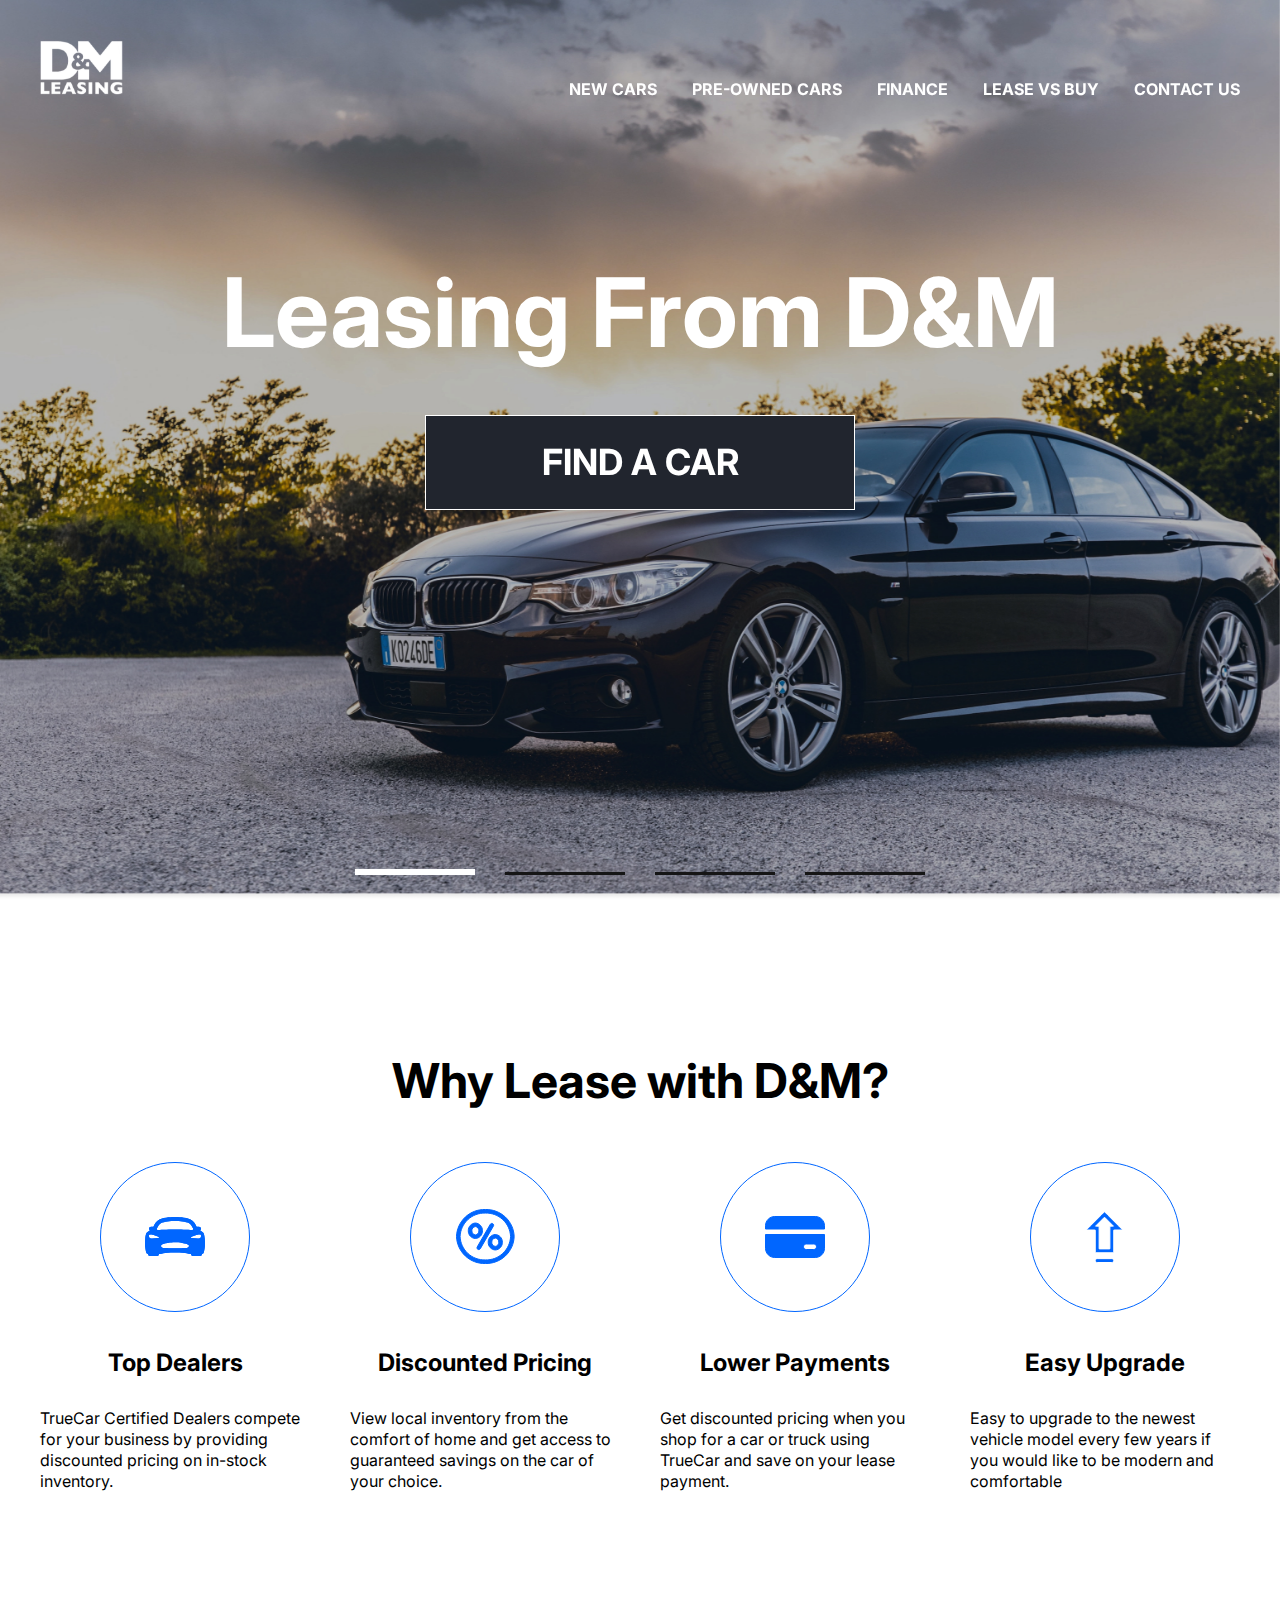
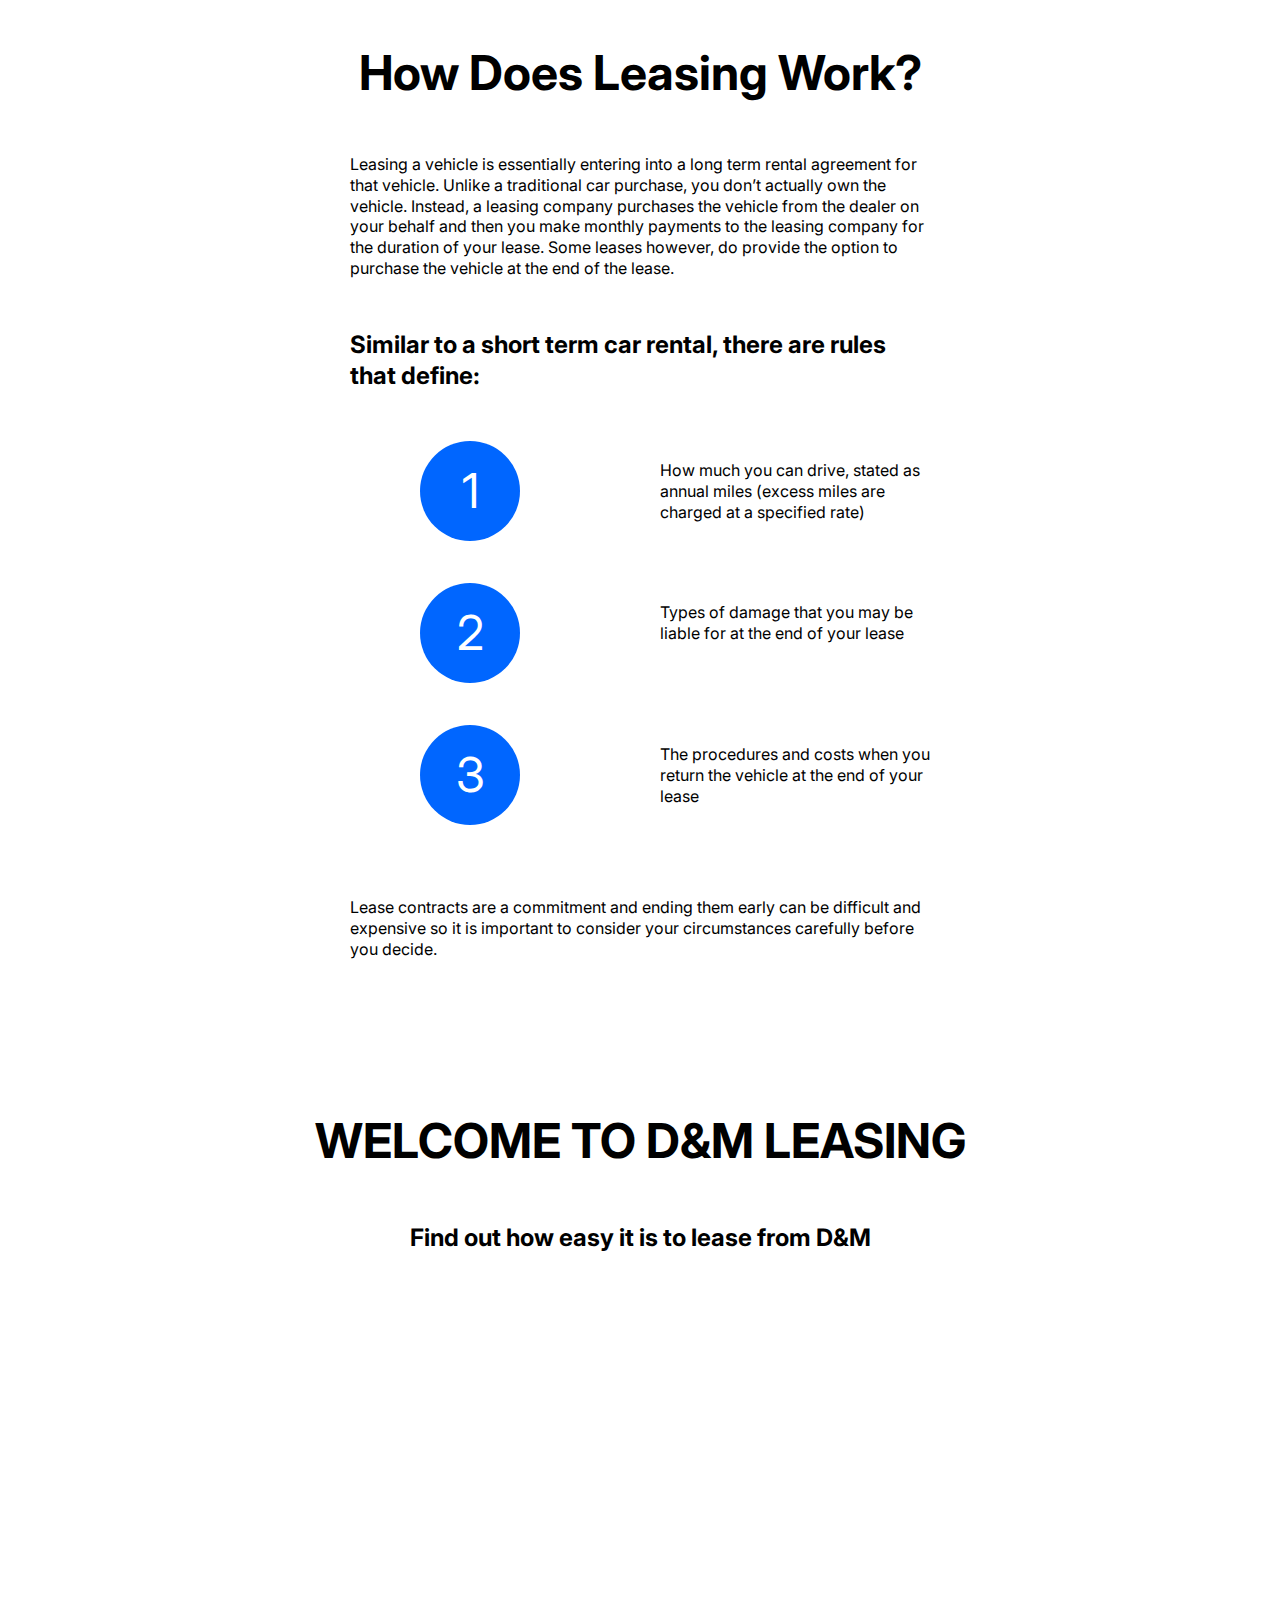
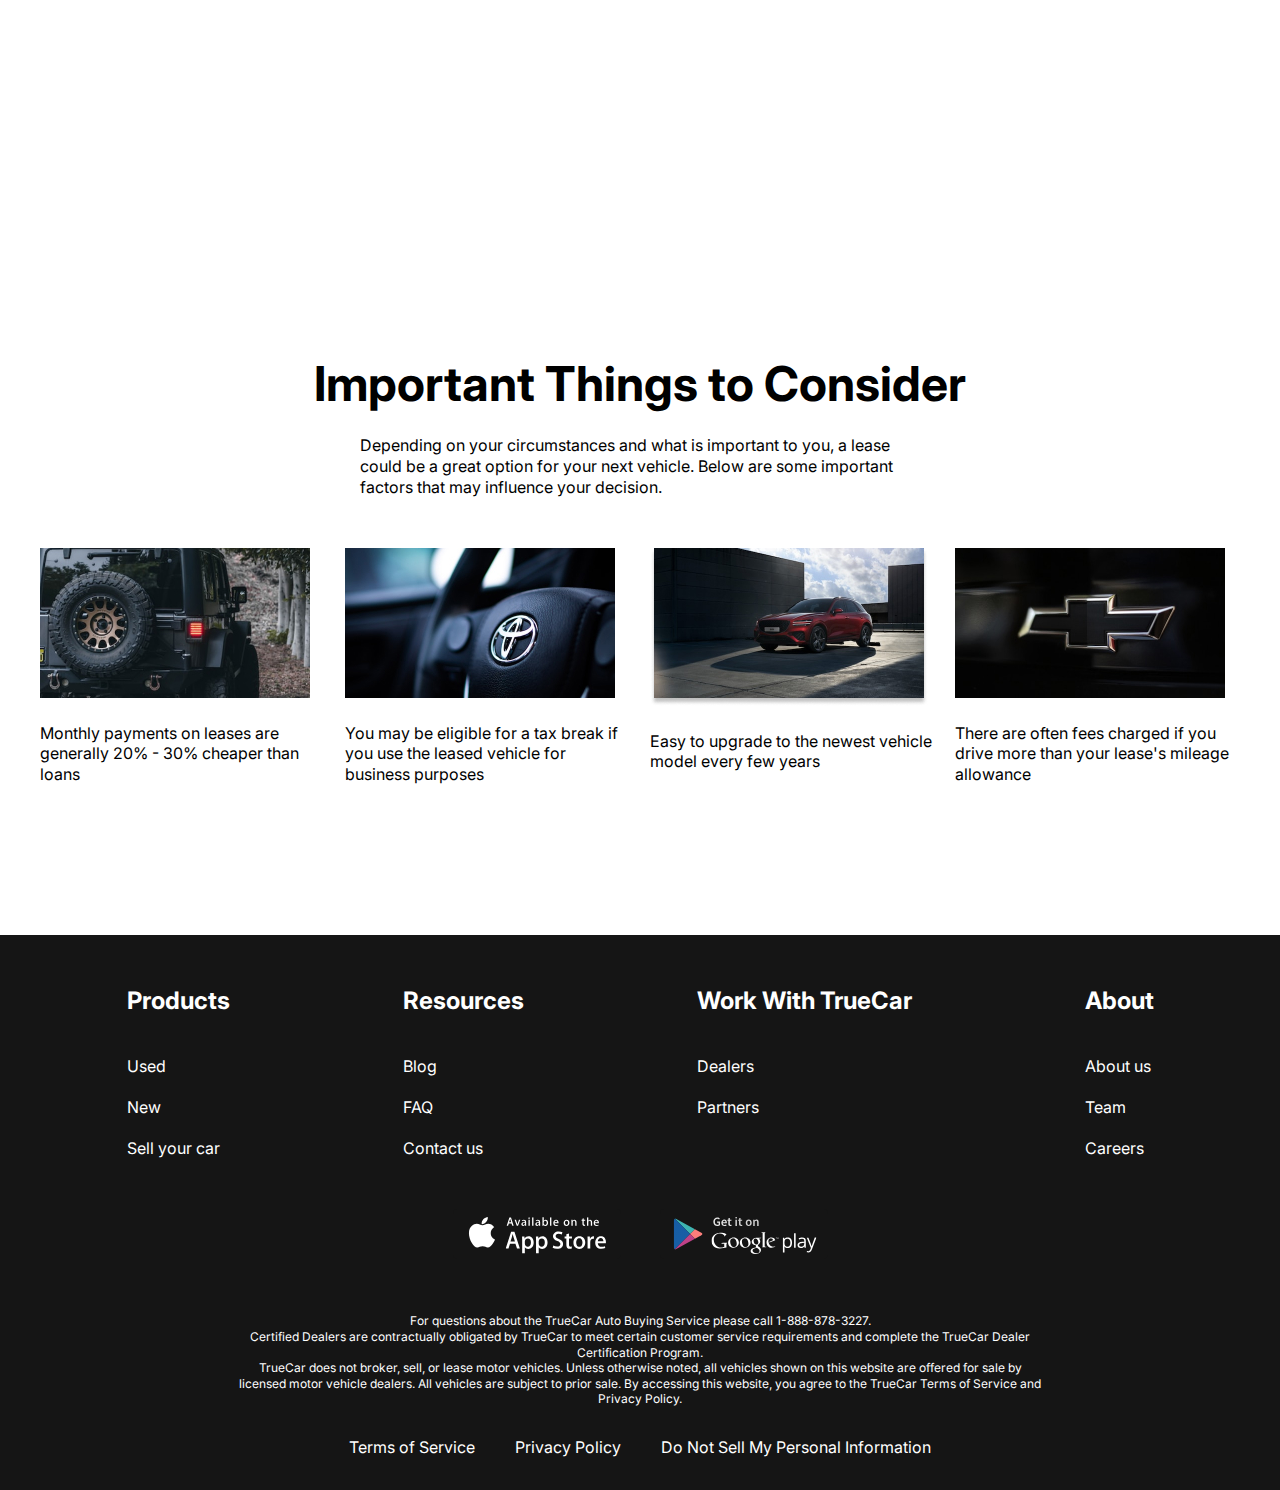
<file: index.html>
<!DOCTYPE html>
<html lang="en">
<head>
    <meta charset="UTF-8">
    <meta name="viewport" content="width=device-width, initial-scale=1.0">
    <title>Document</title>
    <link rel="preconnect" href="https://fonts.googleapis.com">
    <link rel="preconnect" href="https://fonts.gstatic.com" crossorigin>
    <link href="https://fonts.googleapis.com/css2?family=Inter:opsz,wght@14..32,100..900&display=swap" rel="stylesheet">
    <link rel="stylesheet" href="https://cdn.jsdelivr.net/npm/swiper@11/swiper-bundle.min.css"/>
    <link rel="stylesheet" href="css/style.css">
</head>
<body>
    <div class="wrapper">
        <header class="header header-main">
            <div class="container">
                <div class="header__inner">
                    <a href="index.html" class="logo">
                        <img src="images/logo.svg" alt="" class="logo__img">
                    </a>
                    <nav class="menu">
                        <button class="menu__btn">
                            <span></span>
                            <span></span>
                            <span></span>
                        </button>
                        <ul class="menu__list">
                            <li class="menu__list-item">
                                <a href="new-cars.html" class="menu__list-link">
                                    NEW CARS
                                </a>
                            </li>
                            <li class="menu__list-item">
                                <a href="#" class="menu__list-link">
                                    PRE-OWNED CARS
                                </a>
                            </li>
                            <li class="menu__list-item">
                                <a href="#" class="menu__list-link">
                                    FINANCE
                                </a>
                            </li>
                            <li class="menu__list-item">
                                <a href="#" class="menu__list-link">
                                    LEASE VS BUY
                                </a>
                            </li>
                            <li class="menu__list-item">
                                <a href="contacts.html" class="menu__list-link">
                                    CONTACT US
                                </a>
                            </li>
                        </ul>
                    </nav>
                </div>
            </div>
        </header>

        <main class="main">
            <section class="top">
                <div class="container">
                    <h1 class="title">Leasing From D&M</h1>
                    <a href="new-cars.html" class="top__link">FIND A CAR</a>
                </div>
            </section>
            <div class="slider">
                <div class="swiper">
                    <div class="swiper-wrapper">
                        <div class="swiper-slide" style="background-image: url(images/slide-1.jpg);"></div>
                        <div class="swiper-slide" style="background-image: url(images/slide-1.jpg);"></div>
                        <div class="swiper-slide" style="background-image: url(images/slide-1.jpg);"></div>
                        <div class="swiper-slide" style="background-image: url(images/slide-1.jpg);"></div>
                    </div> 
                    <div class="swiper-pagination"></div>
                </div>
            </div>
            <section class="why-lease">
                <div class="container">
                    <h2 class="section-title">
                        Why Lease with D&M?
                    </h2>
                    <ul class="why-lease__list">
                        <li class="why-lease__item">
                            <img src="images/why-lease-1.svg" alt="" class="why-lease__img">
                            <h3 class="why-lease__title">Top Dealers</h3>
                            <p class="why-lease__text">
                                TrueCar Certified Dealers compete for your business by providing discounted pricing on in-stock inventory.
                            </p>
                        </li>
                        <li class="why-lease__item">
                            <img src="images/why-lease-2.svg" alt="" class="why-lease__img">
                            <h3 class="why-lease__title">Discounted Pricing</h3>
                            <p class="why-lease__text">
                                View local inventory from the comfort of home and get access to guaranteed savings on the car of your choice.
                            </p>
                        </li>
                        <li class="why-lease__item">
                            <img src="images/why-lease-3.svg" alt="" class="why-lease__img">
                            <h3 class="why-lease__title">Lower Payments</h3>
                            <p class="why-lease__text">
                                Get discounted pricing when you shop for a car or truck using TrueCar and save on your lease payment.
                            </p>
                        </li>
                        <li class="why-lease__item">
                            <img src="images/why-lease-4.svg" alt="" class="why-lease__img">
                            <h3 class="why-lease__title">Easy Upgrade</h3>
                            <p class="why-lease__text">
                                Easy to upgrade to the newest vehicle model every few years if you would like to be modern and comfortable
                            </p>
                        </li>
                    </ul>
                </div>
            </section>
            <section class="how-does">
                <div class="container">
                    <div class="how-does-inner">
                        <h2 class="section-title">How Does Leasing Work?</h2>
                        <p class="how-does-text">
                            Leasing a vehicle is essentially entering into a long term rental agreement for that vehicle. Unlike a traditional car purchase, you don’t actually own the vehicle. Instead, a leasing company purchases the vehicle from the dealer on your behalf and then you make monthly payments to the leasing company for the duration of your lease. Some leases however, do provide the option to purchase the vehicle at the end of the lease.
                        </p>
                        <h3 class="how-does__title">Similar to a short term car rental, there are rules that define:</h3>
                        <ol class="how-does__list">
                            <li class="how-does__item">
                                How much you can drive, stated as annual miles (excess miles are charged at a specified rate)
                            </li>
                            <li class="how-does__item">
                                Types of damage that you may be liable for at the end of your lease
                            </li>
                            <li class="how-does__item">
                                The procedures and costs when you return the vehicle at the end of your lease
                            </li>
                        </ol>
                        <p class="how-does-text">
                            Lease contracts are a commitment and ending them early can be difficult and expensive so it is important to consider your circumstances carefully before you decide.
                        </p>
                    </div>
                </div>
            </section>
            <section class="video">
                <div class="container">
                    <h2 class="section-title video__title">
                        WELCOME TO D&M LEASING
                    </h2>
                    <p class="video__text">
                        Find out how easy it is to lease from D&M
                    </p>
                    <iframe class="video__content" width="1000" height="500" 
                    src="https://www.youtube.com/embed/PkkV1vLHUvQ?si=jaidn85hJn-DgM8Y&amp;controls=0" 
                    title="YouTube video player" 
                    frameborder="0" 
                    allow="accelerometer; autoplay; clipboard-write; encrypted-media; gyroscope; picture-in-picture; web-share" referrerpolicy="strict-origin-when-cross-origin" allowfullscreen>
                    </iframe>
                </div>
            </section>
            <section class="important">
                <div class="container">
                    <h2 class="section-title important__title">
                        Important Things to Consider
                    </h2>
                    <p class="important__text">
                        Depending on your circumstances and what is important to you, a lease could be a great option for your next vehicle. Below are some important factors that may influence your decision.
                    </p>
                    <ul class="important__list">
                        <li class="importamt__item">
                            <img src="images/imp-1.jpg" alt="" class="important__item-img">
                            <p class="important__item-text">Monthly payments on leases are generally 20% - 30% cheaper than loans</p>
                        </li>
                        <li class="importamt__item">
                            <img src="images/imp-2.jpg" alt="" class="important__item-img">
                            <p class="important__item-text">You may be eligible for a tax break if you use the leased vehicle for business purposes</p>
                        </li>
                        <li class="importamt__item">
                            <img src="images/imp-3.jpg" alt="" class="important__item-img">
                            <p class="important__item-text">Easy to upgrade to the newest vehicle model every few years</p>
                        </li>
                        <li class="importamt__item">
                            <img src="images/imp-4.jpg" alt="" class="important__item-img">
                            <p class="important__item-text">There are often fees charged if you drive more than your lease's mileage allowance</p>
                        </li>
                    </ul>
                </div>
            </section>
        </main>
        <footer class="footer">
            <div class="container">
                <nav class="footer__menu">
                    <ul class="footer__menu-list">
                        <li class="footer__menu-item">
                            <p href="#" class="footer__menu-title">Products</p>
                        </li>
                        <li class="footer__menu-item">
                            <a href="#" class="footer__menu-link">Used</a>
                        </li>
                        <li class="footer__menu-item">
                            <a href="#" class="footer__menu-link">New</a>
                        </li>
                        <li class="footer__menu-item">
                            <a href="#" class="footer__menu-link">Sell your car</a>
                        </li>
                    </ul>
                    <ul class="footer__menu-list">
                        <li class="footer__menu-item">
                            <p href="#" class="footer__menu-title">Resources</p>
                        </li>
                        <li class="footer__menu-item">
                            <a href="#" class="footer__menu-link">Blog</a>
                        </li>
                        <li class="footer__menu-item">
                            <a href="#" class="footer__menu-link">FAQ</a>
                        </li>
                        <li class="footer__menu-item">
                            <a href="#" class="footer__menu-link">Contact us</a>
                        </li>
                    </ul>
                    <ul class="footer__menu-list">
                        <li class="footer__menu-item">
                            <p href="#" class="footer__menu-title">Work With TrueCar</p>
                        </li>
                        <li class="footer__menu-item">
                            <a href="#" class="footer__menu-link">Dealers</a>
                        </li>
                        <li class="footer__menu-item">
                            <a href="#" class="footer__menu-link">Partners</a>
                        </li>
                    </ul>
                    <ul class="footer__menu-list">
                        <li class="footer__menu-item">
                            <p href="#" class="footer__menu-title">About</p>
                        </li>
                        <li class="footer__menu-item">
                            <a href="#" class="footer__menu-link">About us</a>
                        </li>
                        <li class="footer__menu-item">
                            <a href="#" class="footer__menu-link">Team</a>
                        </li>
                        <li class="footer__menu-item">
                            <a href="#" class="footer__menu-link">Careers</a>
                        </li>
                    </ul>
                </nav>

                <ul class="app">
                    <li class="app__item">
                        <a href="#" class="app__item-link">
                            <img class="app__item-img" src="images/appstore.svg" alt="">
                        </a>
                    </li>
                    <li class="app__item">
                        <a href="#" class="app__item-link">
                            <img class="app__item-img" src="images/googleplay.svg" alt="">
                        </a>
                    </li>
                </ul>

                <div class="footer__copy">
                    <p class="footer__copy-text">
                        For questions about the TrueCar Auto Buying Service please call 1-888-878-3227. <br>
                        Certified Dealers are contractually obligated by TrueCar to meet certain customer service requirements and complete the TrueCar Dealer Certification Program.
                    </p>
                    <p class="footer__copy-text">
                        TrueCar does not broker, sell, or lease motor vehicles. Unless otherwise noted, all vehicles shown on this website are offered for sale by licensed motor vehicle dealers. All vehicles are subject to prior sale. By accessing this website, you agree to the TrueCar Terms of Service and Privacy Policy.
                    </p>
                </div>

                <nav class="copy__nav">
                    <ul class="copy__nav-list">
                        <li class="copy__nav-item">
                            <a href="#" class="copy__nav-link">Terms of Service</a>
                        </li>
                        <li class="copy__nav-item">
                            <a href="#" class="copy__nav-link">Privacy Policy</a>
                        </li>
                        <li class="copy__nav-item">
                            <a href="#" class="copy__nav-link">Do Not Sell My Personal Information</a>
                        </li>
                    </ul>
                </nav>
            </div>
        </footer>
    </div>

    <script src="https://cdn.jsdelivr.net/npm/swiper@11/swiper-bundle.min.js"></script>
    <script src="js/main.js"></script>
</body>
</html>
</file>
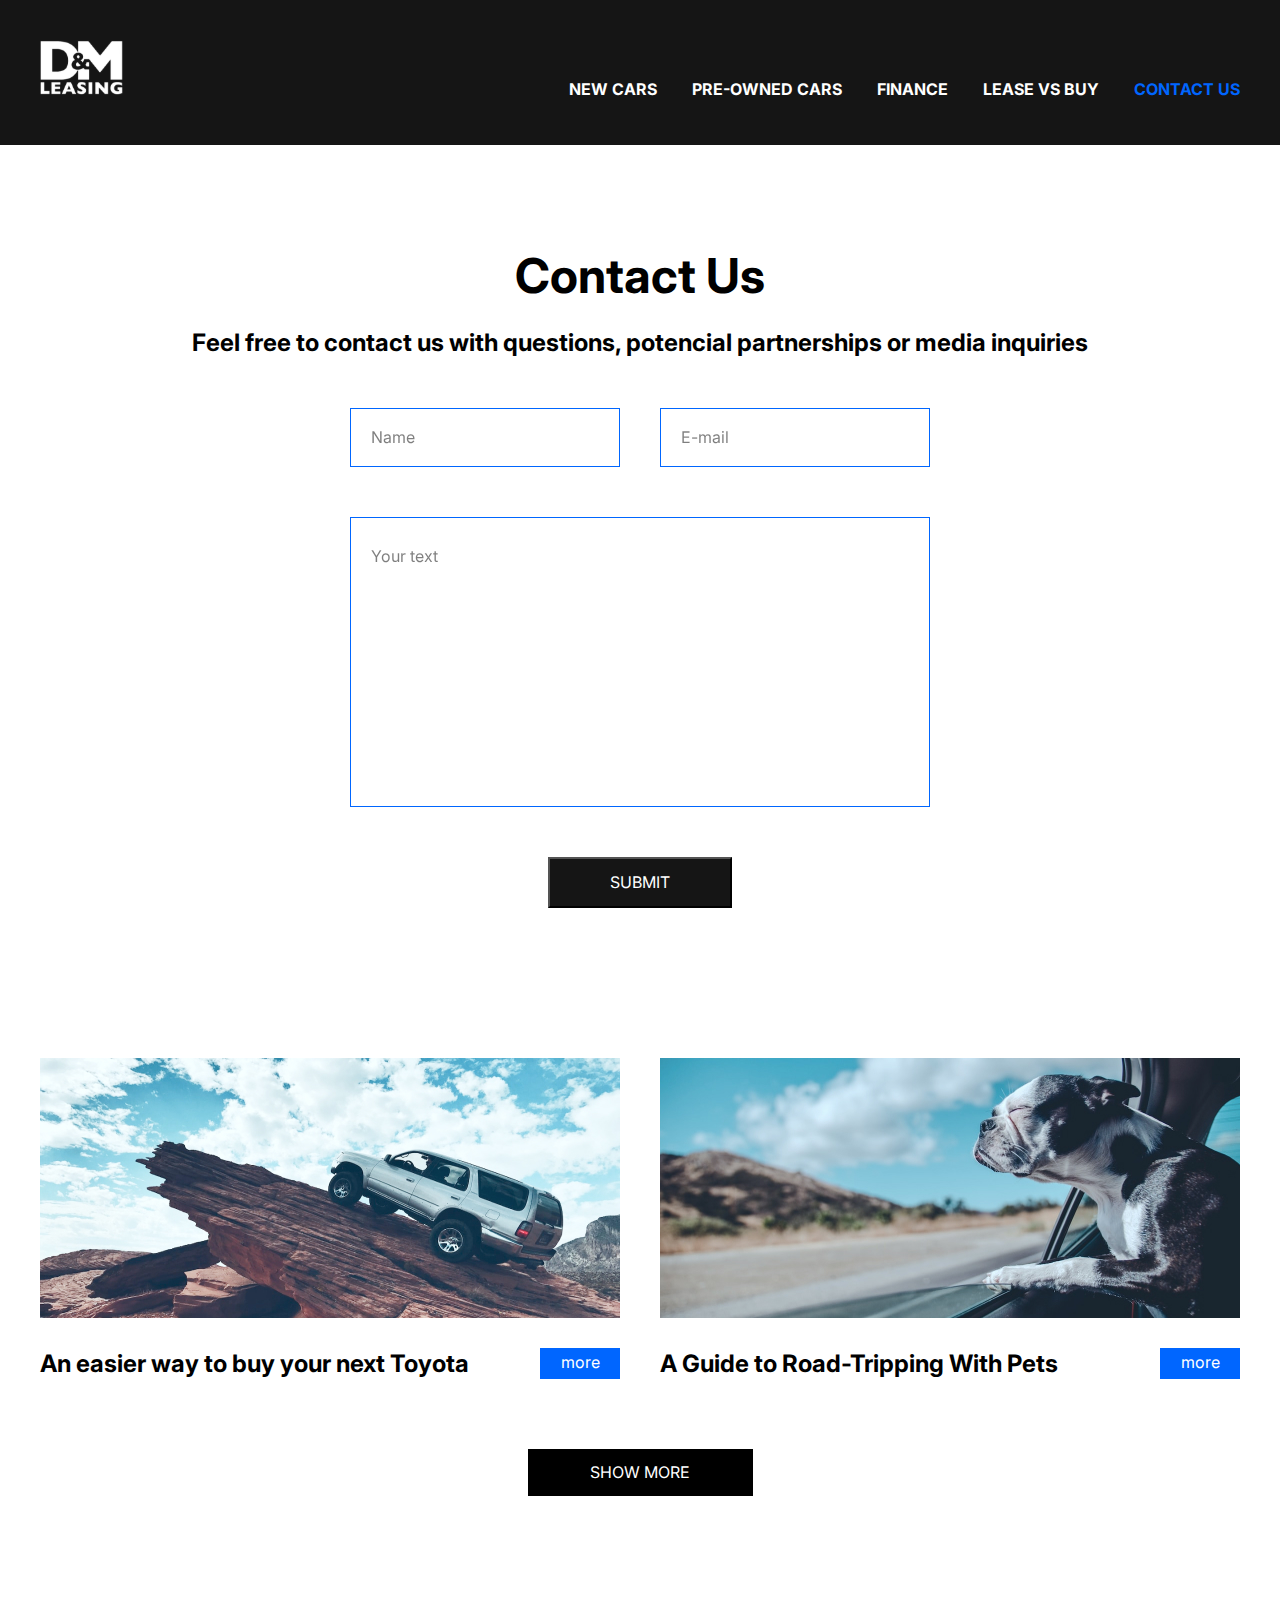
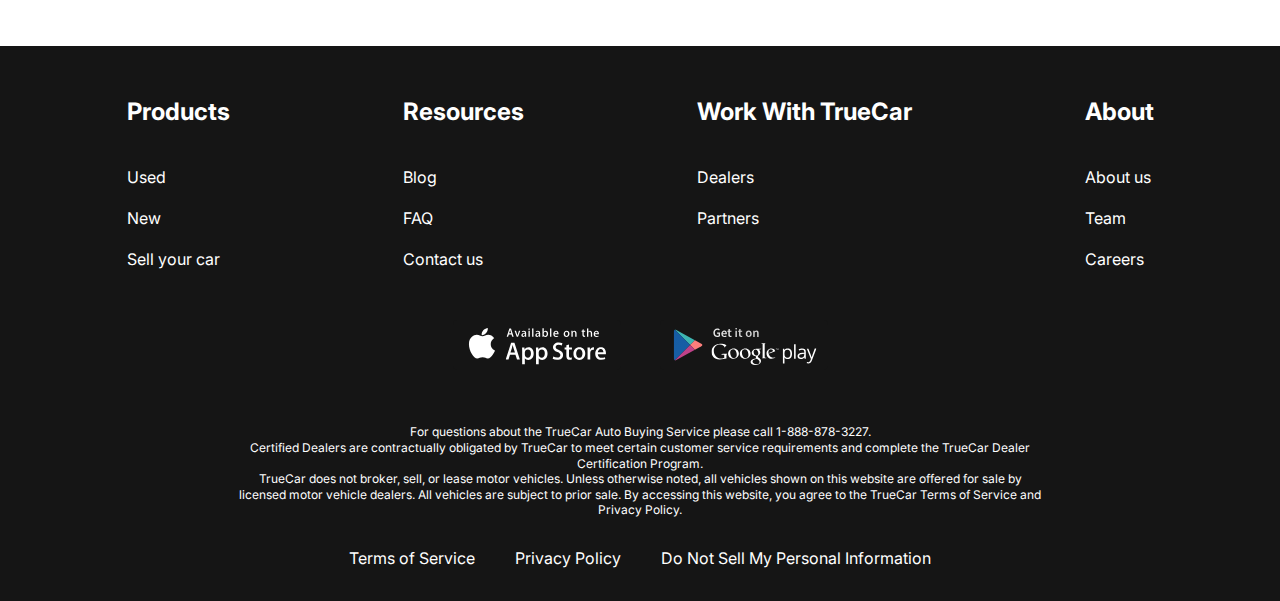
<file: contacts.html>
<!DOCTYPE html>
<html lang="en">
<head>
    <meta charset="UTF-8">
    <meta name="viewport" content="width=device-width, initial-scale=1.0">
    <title>Document</title>
    <link rel="preconnect" href="https://fonts.googleapis.com">
    <link rel="preconnect" href="https://fonts.gstatic.com" crossorigin>
    <link href="https://fonts.googleapis.com/css2?family=Inter:opsz,wght@14..32,100..900&display=swap" rel="stylesheet">
    <link rel="stylesheet" href="css/style.css">
</head>
<body>
    <div class="wrapper">
        <header class="header">
            <div class="container">
                <div class="header__inner">
                    <a href="index.html" class="logo">
                        <img src="images/logo.svg" alt="" class="logo__img">
                    </a>
                    <nav class="menu">
                        <button class="menu__btn">
                            <span></span>
                            <span></span>
                            <span></span>
                        </button>
                        <ul class="menu__list">
                            <li class="menu__list-item">
                                <a href="new-cars.html" class="menu__list-link">
                                    NEW CARS
                                </a>
                            </li>
                            <li class="menu__list-item">
                                <a href="#" class="menu__list-link">
                                    PRE-OWNED CARS
                                </a>
                            </li>
                            <li class="menu__list-item">
                                <a href="#" class="menu__list-link">
                                    FINANCE
                                </a>
                            </li>
                            <li class="menu__list-item">
                                <a href="#" class="menu__list-link">
                                    LEASE VS BUY
                                </a>
                            </li>
                            <li class="menu__list-item">
                                <a href="#" class="menu__list-link menu__list-link--active">
                                    CONTACT US
                                </a>
                            </li>
                        </ul>
                    </nav>
                </div>
            </div>
        </header>
        <main class="main">
            <section class="contacts">
                <div class="container">
                    <h2 class="section-title contacts__title">Contact Us</h2>
                    <p class="contacts__text">Feel free to contact us with questions, potencial partnerships or media inquiries</p>
                    <form action="#" class="form">
                        <input type="text" class="form__input" placeholder="Name">
                        <input type="email" class="form__input" placeholder="E-mail">
                        <textarea class="form__textarea" placeholder="Your text"></textarea>
                        <button class="form__btn" type="submit">SUBMIT</button>
                    </form>
                </div>
            </section>
            <div class="blog">
                <div class="container">
                    <div class="blog__items">
                        <div class="blog__item">
                            <img src="images/blog-1.jpg" class="blog__item-img">
                            <h3 class="blog__item-title">An easier way to buy your next Toyota</h3>
                            <a href="#" class="blog__item-link">more</a>
                        </div>
                        <div class="blog__item">
                            <img src="images/blog-2.jpg" alt="" class="blog__item-img">
                            <h3 class="blog__item-title">A Guide to Road-Tripping With Pets</h3>
                            <a href="#" class="blog__item-link">more</a>
                        </div>
                    </div>
                    <a href="#" class="showmore-link">SHOW MORE</a>
                </div>
            </div>
        </main>
        <footer class="footer">
            <div class="container">
                <nav class="footer__menu">
                    <ul class="footer__menu-list">
                        <li class="footer__menu-item">
                            <p href="#" class="footer__menu-title">Products</p>
                        </li>
                        <li class="footer__menu-item">
                            <a href="#" class="footer__menu-link">Used</a>
                        </li>
                        <li class="footer__menu-item">
                            <a href="#" class="footer__menu-link">New</a>
                        </li>
                        <li class="footer__menu-item">
                            <a href="#" class="footer__menu-link">Sell your car</a>
                        </li>
                    </ul>
                    <ul class="footer__menu-list">
                        <li class="footer__menu-item">
                            <p href="#" class="footer__menu-title">Resources</p>
                        </li>
                        <li class="footer__menu-item">
                            <a href="#" class="footer__menu-link">Blog</a>
                        </li>
                        <li class="footer__menu-item">
                            <a href="#" class="footer__menu-link">FAQ</a>
                        </li>
                        <li class="footer__menu-item">
                            <a href="#" class="footer__menu-link">Contact us</a>
                        </li>
                    </ul>
                    <ul class="footer__menu-list">
                        <li class="footer__menu-item">
                            <p href="#" class="footer__menu-title">Work With TrueCar</p>
                        </li>
                        <li class="footer__menu-item">
                            <a href="#" class="footer__menu-link">Dealers</a>
                        </li>
                        <li class="footer__menu-item">
                            <a href="#" class="footer__menu-link">Partners</a>
                        </li>
                    </ul>
                    <ul class="footer__menu-list">
                        <li class="footer__menu-item">
                            <p href="#" class="footer__menu-title">About</p>
                        </li>
                        <li class="footer__menu-item">
                            <a href="#" class="footer__menu-link">About us</a>
                        </li>
                        <li class="footer__menu-item">
                            <a href="#" class="footer__menu-link">Team</a>
                        </li>
                        <li class="footer__menu-item">
                            <a href="#" class="footer__menu-link">Careers</a>
                        </li>
                    </ul>
                </nav>

                <ul class="app">
                    <li class="app__item">
                        <a href="#" class="app__item-link">
                            <img class="app__item-img" src="images/appstore.svg" alt="">
                        </a>
                    </li>
                    <li class="app__item">
                        <a href="#" class="app__item-link">
                            <img class="app__item-img" src="images/googleplay.svg" alt="">
                        </a>
                    </li>
                </ul>

                <div class="footer__copy">
                    <p class="footer__copy-text">
                        For questions about the TrueCar Auto Buying Service please call 1-888-878-3227. <br>
                        Certified Dealers are contractually obligated by TrueCar to meet certain customer service requirements and complete the TrueCar Dealer Certification Program.
                    </p>
                    <p class="footer__copy-text">
                        TrueCar does not broker, sell, or lease motor vehicles. Unless otherwise noted, all vehicles shown on this website are offered for sale by licensed motor vehicle dealers. All vehicles are subject to prior sale. By accessing this website, you agree to the TrueCar Terms of Service and Privacy Policy.
                    </p>
                </div>

                <nav class="copy__nav">
                    <ul class="copy__nav-list">
                        <li class="copy__nav-item">
                            <a href="#" class="copy__nav-link">Terms of Service</a>
                        </li>
                        <li class="copy__nav-item">
                            <a href="#" class="copy__nav-link">Privacy Policy</a>
                        </li>
                        <li class="copy__nav-item">
                            <a href="#" class="copy__nav-link">Do Not Sell My Personal Information</a>
                        </li>
                    </ul>
                </nav>
            </div>
        </footer>
    </div>

    <script src="js/main.js"></script>
</body>
</html>
</file>
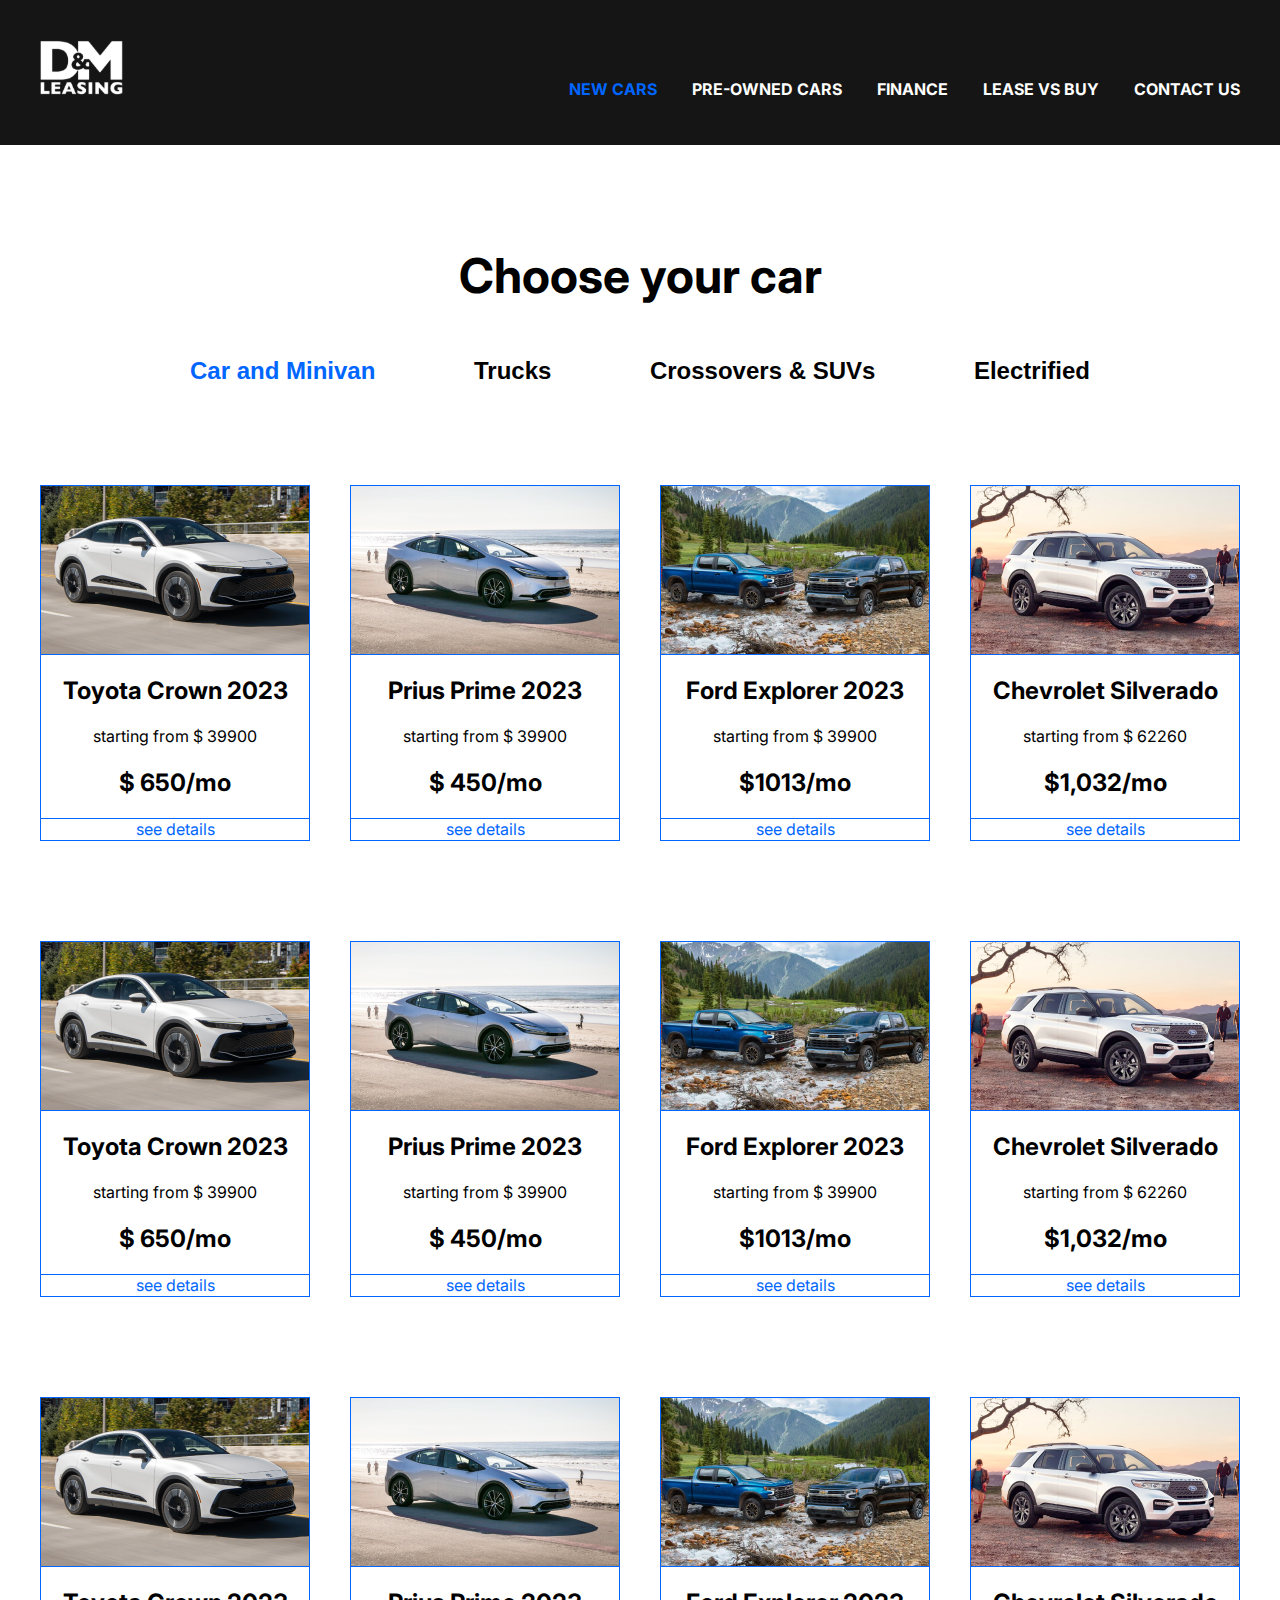
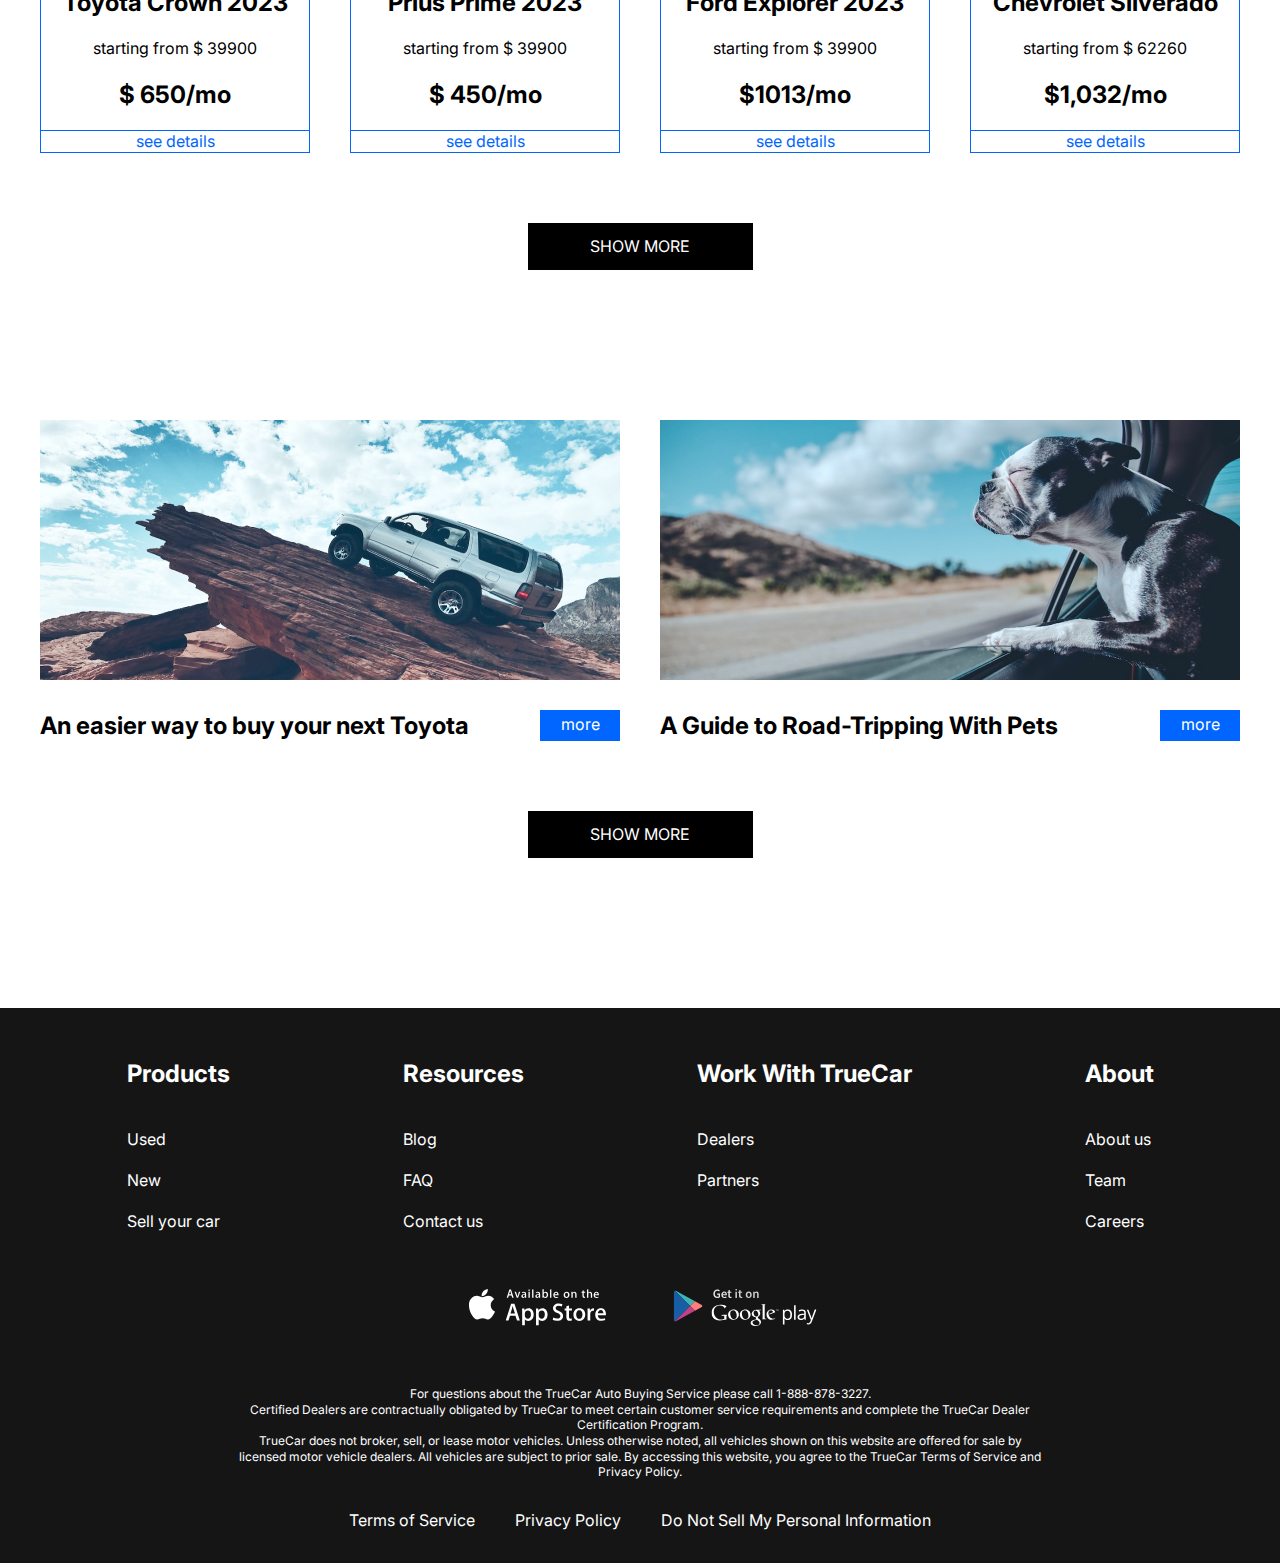
<file: new-cars.html>
<!DOCTYPE html>
<html lang="en">
<head>
    <meta charset="UTF-8">
    <meta name="viewport" content="width=device-width, initial-scale=1.0">
    <title>Document</title>
    <link rel="preconnect" href="https://fonts.googleapis.com">
    <link rel="preconnect" href="https://fonts.gstatic.com" crossorigin>
    <link href="https://fonts.googleapis.com/css2?family=Inter:opsz,wght@14..32,100..900&display=swap" rel="stylesheet">
    <link rel="stylesheet" href="css/style.css">
</head>
<body>
    <div class="wrapper">
        <header class="header">
            <div class="container">
                <div class="header__inner">
                    <a href="index.html" class="logo">
                        <img src="images/logo.svg" alt="" class="logo__img">
                    </a>
                    <nav class="menu"> <button class="menu__btn">
                        <span></span>
                        <span></span>
                        <span></span>
                    </button>

                        <ul class="menu__list">
                            <li class="menu__list-item">
                                <a href="#" class="menu__list-link menu__list-link--active">
                                    NEW CARS
                                </a>
                            </li>
                            <li class="menu__list-item">
                                <a href="#" class="menu__list-link">
                                    PRE-OWNED CARS
                                </a>
                            </li>
                            <li class="menu__list-item">
                                <a href="#" class="menu__list-link">
                                    FINANCE
                                </a>
                            </li>
                            <li class="menu__list-item">
                                <a href="#" class="menu__list-link">
                                    LEASE VS BUY
                                </a>
                            </li>
                            <li class="menu__list-item">
                                <a href="contacts.html" class="menu__list-link">
                                    CONTACT US
                                </a>
                            </li>
                        </ul>
                    </nav>
                </div>
            </div>
        </header>

        <main class="main">

            <section class="choose">
                <div class="container">
                    <h2 class="section-title">Choose your car</h2>
                    <div class="tabs">
                        <div class="tabs__btn">
                            <button class="tabs__btn-item tabs__btn-item--active" data-button="content-1">Car and Minivan</button>
                            <button class="tabs__btn-item" data-button="content-2">Trucks</button>
                            <button class="tabs__btn-item" data-button="content-3">Crossovers & SUVs</button>
                            <button class="tabs__btn-item" data-button="content-4">Electrified</button>
                        </div>
                        <div class="tabs__content">
                            <div class="tabs__content-item tabs__content-item--active" id="content-1">
                                <div class="card">
                                    <img src="images/card-1.jpg" alt="car" class="card__img">
                                    <div class="card__content">
                                        <h4 class="card__title">Toyota Crown 2023</h4>
                                        <p class="card__text">starting from $ 39900</p>
                                        <p class="card__price">$ 650/mo</p>
                                    </div>
                                    <a href="#" class="card__link">see details</a>
                                </div>
                                <div class="card">
                                    <img src="images/card-2.jpg" alt="car" class="card__img">
                                    <div class="card__content">
                                        <h4 class="card__title">Prius Prime 2023</h4>
                                        <p class="card__text">starting from $ 39900</p>
                                        <p class="card__price"> $ 450/mo</p>
                                    </div>
                                    <a href="#" class="card__link">see details</a>
                                </div>
                                <div class="card">
                                    <img src="images/card-4.jpg" alt="car" class="card__img">
                                    <div class="card__content">
                                         <h4 class="card__title">Ford Explorer 2023</h4>
                                        <p class="card__text">starting from $ 39900</p>
                                        <p class="card__price">$1013/mo</p>
                                    </div>
                                    <a href="#" class="card__link">see details</a>
                                </div>
                                <div class="card">
                                    <img src="images/card-3.jpg" alt="car" class="card__img">
                                    <div class="card__content">
                                        <h4 class="card__title">Chevrolet Silverado</h4>
                                        <p class="card__text">starting from $ 62260</p>
                                        <p class="card__price">$1,032/mo</p>
                                    </div>
                                    <a href="#" class="card__link">see details</a>
                                </div>
                                <div class="card">
                                    <img src="images/card-1.jpg" alt="car" class="card__img">
                                    <div class="card__content">
                                        <h4 class="card__title">Toyota Crown 2023</h4>
                                        <p class="card__text">starting from $ 39900</p>
                                        <p class="card__price">$ 650/mo</p>
                                    </div>
                                    <a href="#" class="card__link">see details</a>
                                </div>
                                <div class="card">
                                    <img src="images/card-2.jpg" alt="car" class="card__img">
                                    <div class="card__content">
                                        <h4 class="card__title">Prius Prime 2023</h4>
                                        <p class="card__text">starting from $ 39900</p>
                                        <p class="card__price"> $ 450/mo</p>
                                    </div>
                                    <a href="#" class="card__link">see details</a>
                                </div>
                                <div class="card">
                                    <img src="images/card-4.jpg" alt="car" class="card__img">
                                    <div class="card__content">
                                         <h4 class="card__title">Ford Explorer 2023</h4>
                                        <p class="card__text">starting from $ 39900</p>
                                        <p class="card__price">$1013/mo</p>
                                    </div>
                                    <a href="#" class="card__link">see details</a>
                                </div>
                                <div class="card">
                                    <img src="images/card-3.jpg" alt="car" class="card__img">
                                    <div class="card__content">
                                        <h4 class="card__title">Chevrolet Silverado</h4>
                                        <p class="card__text">starting from $ 62260</p>
                                        <p class="card__price">$1,032/mo</p>
                                    </div>
                                    <a href="#" class="card__link">see details</a>
                                </div>
                                <div class="card">
                                    <img src="images/card-1.jpg" alt="car" class="card__img">
                                    <div class="card__content">
                                        <h4 class="card__title">Toyota Crown 2023</h4>
                                        <p class="card__text">starting from $ 39900</p>
                                        <p class="card__price">$ 650/mo</p>
                                    </div>
                                    <a href="#" class="card__link">see details</a>
                                </div>
                                <div class="card">
                                    <img src="images/card-2.jpg" alt="car" class="card__img">
                                    <div class="card__content">
                                        <h4 class="card__title">Prius Prime 2023</h4>
                                        <p class="card__text">starting from $ 39900</p>
                                        <p class="card__price"> $ 450/mo</p>
                                    </div>
                                    <a href="#" class="card__link">see details</a>
                                </div>
                                <div class="card">
                                    <img src="images/card-4.jpg" alt="car" class="card__img">
                                    <div class="card__content">
                                         <h4 class="card__title">Ford Explorer 2023</h4>
                                        <p class="card__text">starting from $ 39900</p>
                                        <p class="card__price">$1013/mo</p>
                                    </div>
                                    <a href="#" class="card__link">see details</a>
                                </div>
                                <div class="card">
                                    <img src="images/card-3.jpg" alt="car" class="card__img">
                                    <div class="card__content">
                                        <h4 class="card__title">Chevrolet Silverado</h4>
                                        <p class="card__text">starting from $ 62260</p>
                                        <p class="card__price">$1,032/mo</p>
                                    </div>
                                    <a href="#" class="card__link">see details</a>
                                </div>
                            </div>
                            <div class="tabs__content-item" id="content-2">
                                2
                                
                            </div>
                            <div class="tabs__content-item" id="content-3">
                                3
                              
                            </div>
                            <div class="tabs__content-item" id="content-4">
                                4
                               
                            </div>
                        </div>
                    </div>
                    <a href="#" class="showmore-link">SHOW MORE</a>
                </div>
            </section>

            <div class="blog">
                <div class="container">
                    <div class="blog__items">
                        <div class="blog__item">
                            <img src="images/blog-1.jpg" class="blog__item-img">
                            <h3 class="blog__item-title">An easier way to buy your next Toyota</h3>
                            <a href="#" class="blog__item-link">more</a>
                        </div>
                        <div class="blog__item">
                            <img src="images/blog-2.jpg" alt="" class="blog__item-img">
                            <h3 class="blog__item-title">A Guide to Road-Tripping With Pets</h3>
                            <a href="#" class="blog__item-link">more</a>
                        </div>
                    </div>
                    <a href="#" class="showmore-link">SHOW MORE</a>
                </div>
            </div>
        </main>
        
        <footer class="footer">
            <div class="container">
                <nav class="footer__menu">
                    <ul class="footer__menu-list">
                        <li class="footer__menu-item">
                            <p href="#" class="footer__menu-title">Products</p>
                        </li>
                        <li class="footer__menu-item">
                            <a href="#" class="footer__menu-link">Used</a>
                        </li>
                        <li class="footer__menu-item">
                            <a href="#" class="footer__menu-link">New</a>
                        </li>
                        <li class="footer__menu-item">
                            <a href="#" class="footer__menu-link">Sell your car</a>
                        </li>
                    </ul>
                    <ul class="footer__menu-list">
                        <li class="footer__menu-item">
                            <p href="#" class="footer__menu-title">Resources</p>
                        </li>
                        <li class="footer__menu-item">
                            <a href="#" class="footer__menu-link">Blog</a>
                        </li>
                        <li class="footer__menu-item">
                            <a href="#" class="footer__menu-link">FAQ</a>
                        </li>
                        <li class="footer__menu-item">
                            <a href="#" class="footer__menu-link">Contact us</a>
                        </li>
                    </ul>
                    <ul class="footer__menu-list">
                        <li class="footer__menu-item">
                            <p href="#" class="footer__menu-title">Work With TrueCar</p>
                        </li>
                        <li class="footer__menu-item">
                            <a href="#" class="footer__menu-link">Dealers</a>
                        </li>
                        <li class="footer__menu-item">
                            <a href="#" class="footer__menu-link">Partners</a>
                        </li>
                    </ul>
                    <ul class="footer__menu-list">
                        <li class="footer__menu-item">
                            <p href="#" class="footer__menu-title">About</p>
                        </li>
                        <li class="footer__menu-item">
                            <a href="#" class="footer__menu-link">About us</a>
                        </li>
                        <li class="footer__menu-item">
                            <a href="#" class="footer__menu-link">Team</a>
                        </li>
                        <li class="footer__menu-item">
                            <a href="#" class="footer__menu-link">Careers</a>
                        </li>
                    </ul>
                </nav>

                <ul class="app">
                    <li class="app__item">
                        <a href="#" class="app__item-link">
                            <img class="app__item-img" src="images/appstore.svg" alt="">
                        </a>
                    </li>
                    <li class="app__item">
                        <a href="#" class="app__item-link">
                            <img class="app__item-img" src="images/googleplay.svg" alt="">
                        </a>
                    </li>
                </ul>

                <div class="footer__copy">
                    <p class="footer__copy-text">
                        For questions about the TrueCar Auto Buying Service please call 1-888-878-3227. <br>
                        Certified Dealers are contractually obligated by TrueCar to meet certain customer service requirements and complete the TrueCar Dealer Certification Program.
                    </p>
                    <p class="footer__copy-text">
                        TrueCar does not broker, sell, or lease motor vehicles. Unless otherwise noted, all vehicles shown on this website are offered for sale by licensed motor vehicle dealers. All vehicles are subject to prior sale. By accessing this website, you agree to the TrueCar Terms of Service and Privacy Policy.
                    </p>
                </div>

                <nav class="copy__nav">
                    <ul class="copy__nav-list">
                        <li class="copy__nav-item">
                            <a href="#" class="copy__nav-link">Terms of Service</a>
                        </li>
                        <li class="copy__nav-item">
                            <a href="#" class="copy__nav-link">Privacy Policy</a>
                        </li>
                        <li class="copy__nav-item">
                            <a href="#" class="copy__nav-link">Do Not Sell My Personal Information</a>
                        </li>
                    </ul>
                </nav>
            </div>
        </footer>
    </div>

    <script src="js/main.js"></script>
</body>
</html>
</file>
<file: css/style.css>
html{
    box-sizing: border-box;
}
*,
*::before,
*::after{
    box-sizing: inherit;
    margin: 0;
    padding: 0;
}
ul{
    list-style: none;
}
a{
    text-decoration: none;
    color: inherit;
}

html, body{
    height: 100%;
}


.wrapper{
    min-height: 100%;
    display: flex;
    flex-direction: column;
}

.container{
    max-width: 1220px;
    margin: 0 auto;
    padding: 0 10px;
}

.section-title{
    margin-bottom: 50px;
    font-size: 48px;
    font-weight: 700;
    text-align: center;
}

body{
    font-family: "Inter", sans-serif;
    font-size: 16px;
    line-height: 1.3;
    font-weight: 400;
}

.header{
    background-color: #151515;
}

.header-main{
    background-color: transparent;
    position: absolute;
    z-index: 10;
    left: 0;
    right: 0;
}

.header__inner{
    padding-top: 40px;
    padding-bottom: 45px;
    display: flex;
    justify-content: space-between;
    align-items: flex-end;
}

.menu__list{
    display: flex;
    gap: 0 35px;
}

.menu__list-link{
    color: white;
    text-transform: uppercase;
    font-weight: 700;
}

.menu__list-link--active{
    color: #0066FF;
}

.main{
    flex-grow: 1;
}

.top{
    color: #fff;
    text-align: center;
    padding-top: 250px;
    padding-bottom: 50px;
    position: absolute;
    z-index: 5;
    left: 0;
    right: 0;
}

.title{
    padding-bottom: 40px;
    font-size: 96px;
    font-weight: 700;
}

.top__link{
    display: inline-block;
    background-color: #21252e;
    border: 1px solid;
    padding: 23px 23px;
    max-width: 430px;
    width: 100%;
    text-transform: uppercase;
    font-size: 36px;
    font-weight: 700;
}

.contacts{
    padding: 100px 0 150px;/
}

.contacts__title{
    margin-bottom: 20px;
}

.contacts__text{
    font-size: 24px;
    font-weight: 700;
    text-align: center;
    margin-bottom: 50px;
    padding: 0 100px;
}

.form{
    max-width: 580px;
    margin: 0 auto;
    display: flex;
    justify-content: space-between;
    flex-wrap: wrap;
}

.form__input{
    display: inline-block;
    width: 270px;
    padding: 18px 20px;
    border: 1px solid #0066FF;
    margin-bottom: 50px;
    font-family: "Inter", sans-serif;
    font-size: 16px;
    line-height: 1.3;
    font-weight: 400;
    color: #000;
}

.form__textarea{
    width: 100%;
    height: 290px;
    border: 1px solid #0066FF;
    resize: none;
    padding: 28px 20px;
    margin-bottom: 50px;
    font-family: "Inter", sans-serif;
    font-size: 16px;
    line-height: 1.3;
    font-weight: 400;
    color: #000;
    margin-bottom: 50px;
}

.form__input::placeholder,
.form__textarea::placeholder{
    font-family: "Inter", sans-serif;
    font-size: 16px;
    line-height: 1.3;
    font-weight: 400;
    color: #000;
    opacity: .5;
}

.form__btn{
    text-transform: uppercase;
    color: #fff;
    background-color: #151515;
    font-family: "Inter", sans-serif;
    font-size: 16px;
    line-height: 1.3;
    font-weight: 400;
    padding: 13px;
    width: 184px;
    margin: 0 auto;
}

.choose{
    padding: 100px 0 150px;
}

.tabs__content{
    padding-bottom: 70px;
}

.tabs__btn{
    padding: 0 150px;
    display: flex;
    justify-content: space-between;
    gap: 80px;
    padding-bottom: 100px;
}

.tabs__btn-item{
    font-size: 24px;
    font-weight: 700;
    cursor: pointer;
    border: none;
    background-color: transparent;
    padding: 0;
}

.tabs__btn-item--active{
    color: #0066FF;
}

.tabs__content-item{
    display: none;
    grid-template-columns: repeat(4, 1fr);
    gap: 100px 40px;
}


.tabs__content-item.tabs__content-item--active{
    display: grid;
}

.card{
    text-align: center;
    
}

.card__img{
    display: block;
    width: 100%;
}

.card__content{
    padding: 0 5px;
    border: 1px solid #0066FF;
    border-top: 0;
}

.card__title{
    padding-top: 20px;
    font-size: 24px;
    font-weight: 700;
    margin-bottom: 20px;
}

.card__text{
    margin-bottom: 20px;
}

.card__price{
    font-size: 24px;
    font-weight: 700;
    margin-bottom: 20px;
}

.card__link{
    display: block;
    color: #0066FF;
    border: 1px solid #0066FF;
    border-top: 0;
    width: 100%;
}





.blog{
    padding-bottom: 150px;
}

.blog__items{
    display: grid;
    grid-template-columns: repeat(2, 1fr);
    gap: 0 40px;
    margin-bottom: 70px;
}

.blog__item{
    display: flex;
    justify-content: space-between;
    flex-wrap: wrap;
}

.blog__item-img{
    margin-bottom: 30px;
    width: 100%;
}

.blog__item-title{
    font-size: 24px;
    font-weight: 700;
    flex-basis: 446px;
}

.blog__item-link{
    /* font-weight: 700; */
    background-color: #0066FF;
    color: #fff;
    padding: 4px;
    width: 80px;
    text-align: center;
}

.showmore-link{
    display: block;
    background-color: #000;
    color: #fff;
    padding: 13px 13px;
    width: 225px;
    text-align: center;
    margin: 0 auto;
}



.footer{
    background-color: #151515;
    padding: 50px 0 32px;
    color: #fff;
}

.footer__menu{
    display: flex;
    justify-content: space-around;
    margin-bottom: 50px;
}

.footer__menu-list{
    max-width: 250px;
}

.footer__menu-item + .footer__menu-item{
    margin-top: 20px;
}

.footer__menu-title{
    font-size: 24px;
    font-weight: 700;
    padding-bottom: 20px;
}

.app{
    display: flex;
    justify-content: center;
    gap: 39px;
    margin-bottom: 50px;
}

.footer__copy{
    font-size: 12px;
    max-width: 806px;
    text-align: center;
    margin: 0 auto 30px;
}

.copy__nav-list{
    display: flex;
    gap: 0 40px;
    justify-content: center;
}

/* .swiper{
    content: '';
    background: rgba(21, 21, 21, 0.3);
    position: absolute;
    z-index: 4;
    left: 0;
    right: 0;
    bottom: 0;
    top: 0;
} */

/* .swiper-wrapper{
    background: rgba(21, 21, 21, 0.3);
} */

.swiper-slide{
    background-position: center;
    background-size: cover;
    background-repeat: no-repeat;
    height: 100vh;
}

.swiper-pagination-bullet{
    width: 120px;
    height: 3px;
    background-color: #151515;
    border-radius: 0;
    opacity: 1;
}

.swiper-pagination-bullet-active{
    width: 120px;
    height: 6px;
    background-color: #fff;
}

.swiper-horizontal>.swiper-pagination-bullets .swiper-pagination-bullet, .swiper-pagination-horizontal.swiper-pagination-bullets .swiper-pagination-bullet{
    margin: 0 15px;
}

.swiper-horizontal>.swiper-pagination-bullets, .swiper-pagination-bullets.swiper-pagination-horizontal, .swiper-pagination-custom, .swiper-pagination-fraction{
    bottom: 20px;
}

.why-lease{
    padding: 150px 0;
}

.why-lease__list{
    display: grid;
    grid-template-columns: repeat(4, 1fr);
    gap: 40px;
    text-align: center;
}

.why-lease__img{
    margin-bottom: 30px;
}

.why-lease__title{
    font-size: 24px;
    font-weight: 700;
    margin-bottom: 30px;
}

.why-lease__text{
    text-align: left;
}

.how-does{
    padding-bottom: 150px;
}

.how-does-inner{
    max-width: 580px;
    margin: 0 auto;
}

.how-does__title{
    font-size: 24px;
    font-weight: 700;
    padding-top: 50px;
}

.how-does__list{
    padding-top: 50px;
    padding-bottom: 70px;
    counter-reset: myCounter;
}

.how-does__item{
    list-style-type: none;
    width: 270px;

    position: relative;
    margin-left: auto;
    padding-left: 240px;
    padding-top: 19px;
    padding-bottom: 19px;
    box-sizing: content-box;
    min-height: 64px;
}

.how-does__item + .how-does__item{
    margin-top: 40px;
}

.how-does__item::before{
    counter-increment: myCounter;
    content: counter(myCounter);
    display: flex;
    font-size: 48px;
    color: #fff;
    background-color: #0066FF;
    width: 100px;
    height: 100px;
    border-radius: 50%;
    justify-content: center;
    align-items: center;

    position: absolute;
    left: 0;
    top: 0;
}

.video{
    padding-bottom: 150px;
}

.video__title{
    margin-bottom: 50px;
}

.video__text{
    font-size: 24px;
    font-weight: 700;
    margin-bottom: 50px;
    text-align: center;
}

.video__content{
    margin: 0 auto;
    display: block;
}

.important{
    margin-bottom: 150px;
}

.important__title{
    margin-bottom: 20px;
}

.important__text{
    max-width: 560px;
    margin: 0 auto 50px auto;
}

.important__list{
    display: grid;
    grid-template-columns: repeat(4, 1fr);
    gap: 20px;
}

.important__item-img{
    margin-bottom: 20px;
}

.menu__btn{
    width: 30px;
    height: 20px;
    display: flex;
    flex-direction: column;
    justify-content: space-between;
    padding: 0;
    border: none;
    background-color: transparent;
    cursor: pointer;
    display: none;
}
.menu__btn span{
    height: 2px;
    width: 100%;
    background-color: #fff;
}


@media (max-width: 1180px){
    .important__list{
        gap: 30px 20px;
    }

    .important__item-img{
        width: 100%;
    }
    .tabs__btn{
        gap: 20px;
    }
    .tabs__content-item{
        grid-template-columns: repeat(3, 1fr);
    }
}

@media (max-width: 1020px){
    .video__content{
        width: 100%;
    }

    .tabs__btn{
        padding: 0 0 50px 0;
        justify-content: center;
    }
}
@media (max-width: 860px){
    .menu__btn{
        display: flex;
    }
    .menu__btn,
    .logo{
        position: relative;
        z-index: 10;
    }
    .menu__list{
        gap: 35px;
        position: absolute;
        z-index: 9;
        top: 0;
        bottom: 0;
        right: 0;
        left: 0;
        flex-direction: column;
        align-items: center;
        padding-top: 200px;
        background-color: #151515;
        height: 100vh;
        transform: translateY(-100%);
        transition: transform .3s ease;
    }
    .menu__list.menu__list--active{
        transform: translateY(0%);
    }

    .why-lease__list {
        grid-template-columns: repeat(2, 1fr);
        gap: 30px;
    }
    .important__list{
        grid-template-columns: repeat(2, 1fr);
    }

    .tabs__content-item{
        grid-template-columns: repeat(2, 1fr);
    }
}

@media (max-width: 768px){
    .title{
        font-size: 70px;
    }
    .top__link{
        font-size: 28px;
        max-width: 360px;
        padding: 16px;
    }
    .swiper-pagination-bullet,
    .swiper-pagination-bullet-active{
        width: 60px;
    }
    .swiper-pagination-bullet-active{
        height: 4px;
    }

    .video__content{
        height: 400px;
    }
    .footer__menu {
        display: grid;
        grid-template-columns: repeat(2, 1fr);
        gap: 40px;
        padding-left: 20px;
    }

    .tabs__btn-item {
        font-size: 20px;
    }

}

@media (max-width: 600px) {
    .tabs__content-item {
        grid-template-columns: repeat(1, 1fr);
    }
    .tabs__btn {
        flex-direction: column;
    }

    .blog{
        padding-bottom: 100px;
    }
    .blog__items{
        grid-template-columns: repeat(1, 1fr);
        gap: 30px;
        margin-bottom: 50px;
    }

    .blog__item-title {
        font-size: 22px;
        flex-basis: 400px;
    }

    .copy__nav-list {
        flex-wrap: wrap;
        gap: 15px 35px;
    }

    .choose {
        padding: 50px 0 100px;
    }
    .tabs__content {
        padding-bottom: 50px;
    }
    .tabs__content-item{
        gap: 40px 0;
    }

    .footer__menu-title {
        font-size: 20px;
        padding-bottom: 10px;
    }
    .footer__menu-item + .footer__menu-item {
        margin-top: 10px;
    }

    .contacts{
        padding: 50px 0;
    }
    .contacts__text {
        font-size: 20px;
        font-weight: 700;
        text-align: center;
        margin-bottom: 30px;
        padding: 0;
    }
    .form__input{
        width: 100%;
        margin-bottom: 20px;
    }
}

@media (max-width: 540px){
    .title{
        font-size: 60px;
    }
    .top__link{
        font-size: 24px;
        max-width: 310px;
    }

    .swiper-horizontal>.swiper-pagination-bullets .swiper-pagination-bullet, .swiper-pagination-horizontal.swiper-pagination-bullets .swiper-pagination-bullet{
        margin: 0 10px;
    }
    .swiper-pagination-bullet,
    .swiper-pagination-bullet-active{
        width: 35px;
    }

    .why-lease__list {
        grid-template-columns: repeat(1, 1fr);
    }
    .why-lease__text {
        text-align: center;
    }

    .why-lease {
        padding: 50px 0;
    }

    .section-title{
        font-size: 34px;
    }

    .how-does{
        padding-bottom: 50px;
    }
    .how-does__list {
        padding-top: 30px;
        padding-bottom: 40px;
    }

    .video{
        padding-bottom: 50px;
    }
    .video__content{
        height: 400px;
    }

    .how-does__item{
        padding-top: 65px;
        padding-left: 0;
        margin-right: auto;
    }
    .how-does__item::before{
        right: 0;
        margin: 0 auto;
        width: 50px;
        height: 50px;
        font-size: 32px;
    }
    .important__list {
        grid-template-columns: repeat(1, 1fr);
    }
    .important__item-img{
        margin-bottom: 10px;
    }

    .app{
        gap: 0;
    }

    .blog__item{
        gap: 10px;
    }
}
</file>
